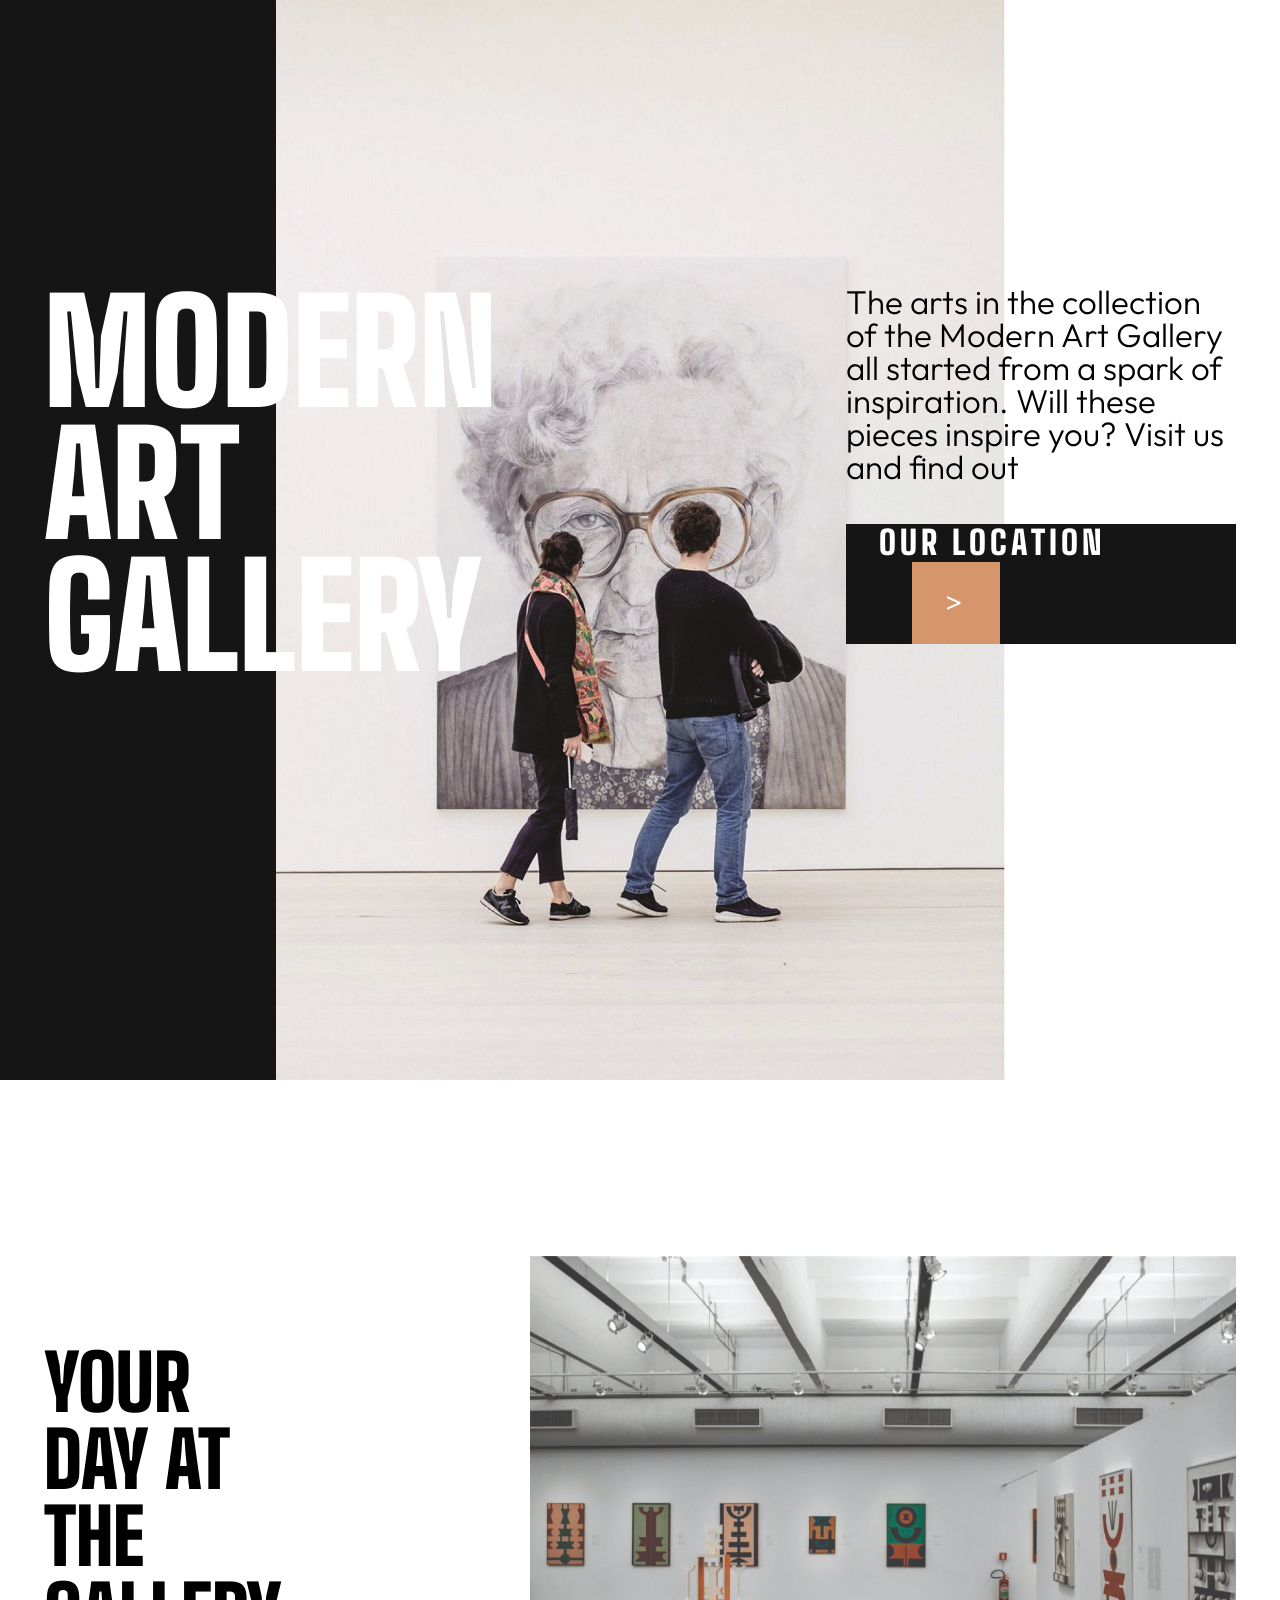
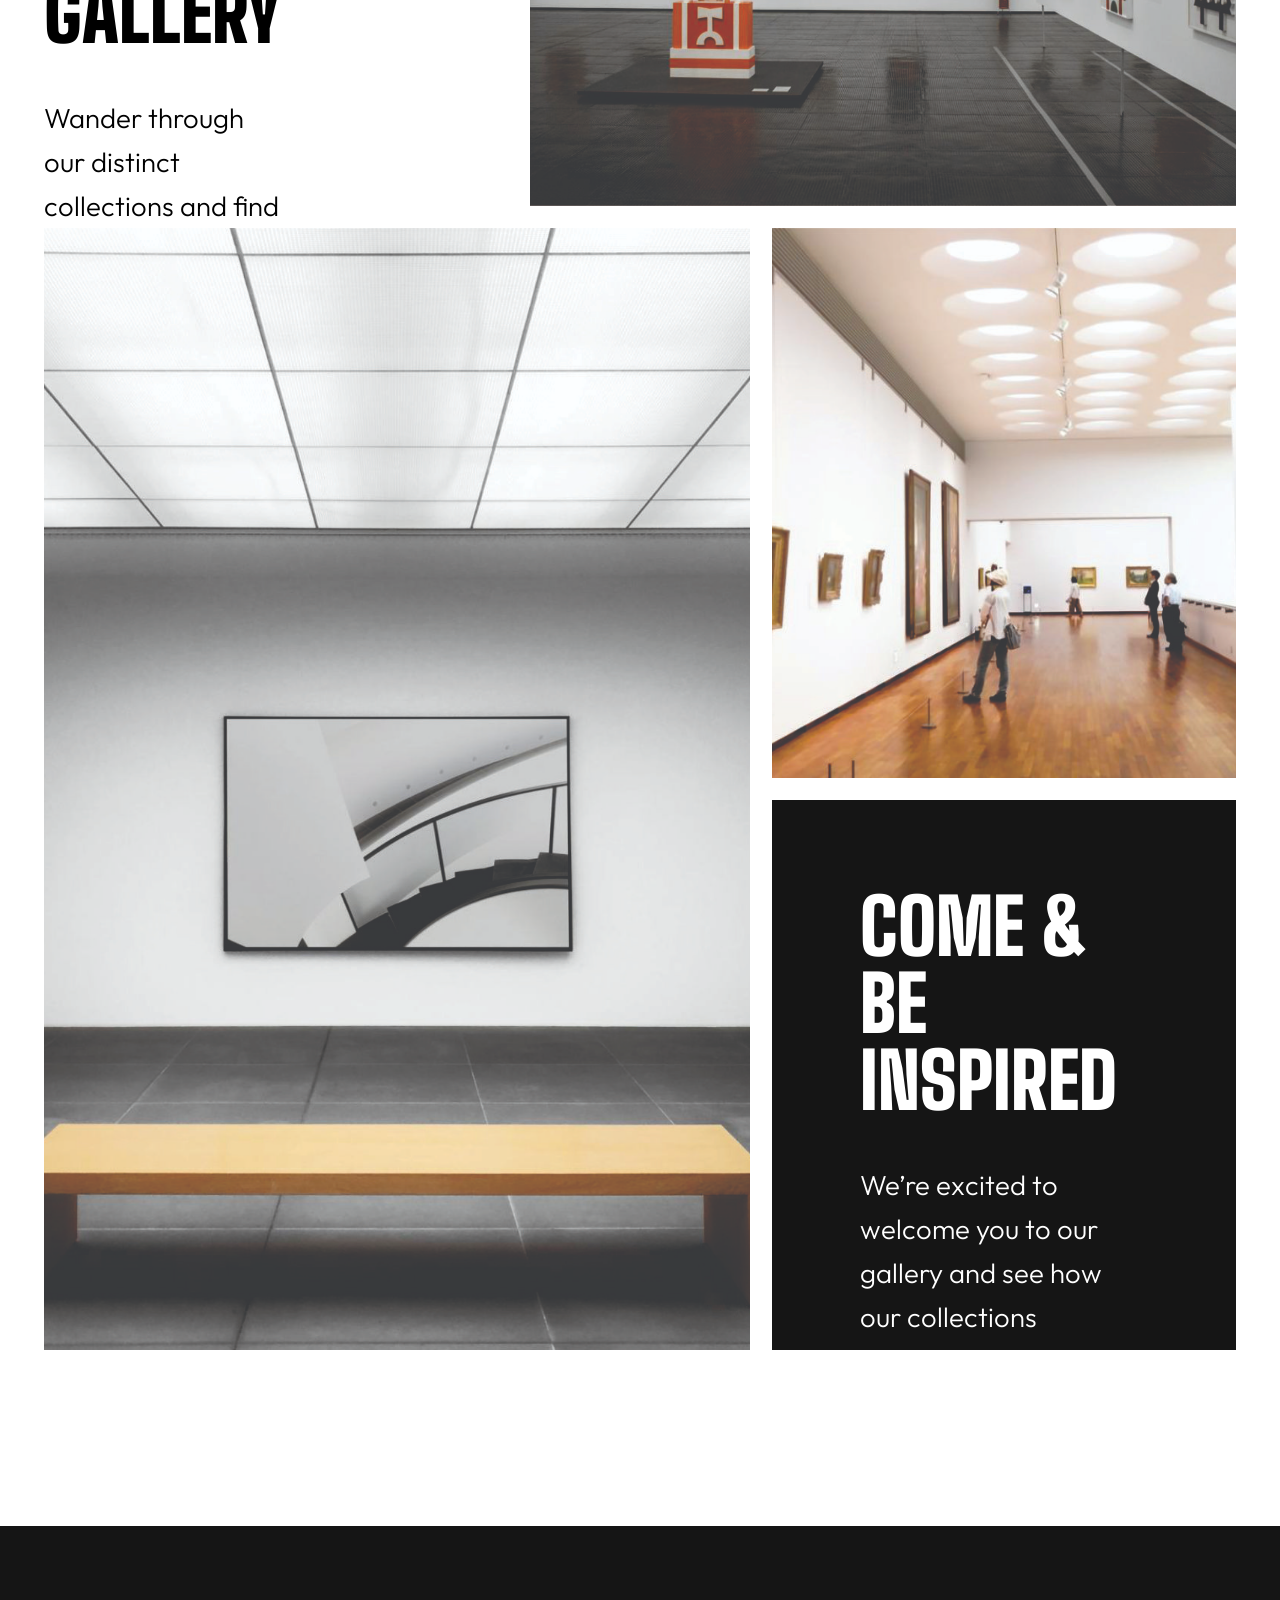
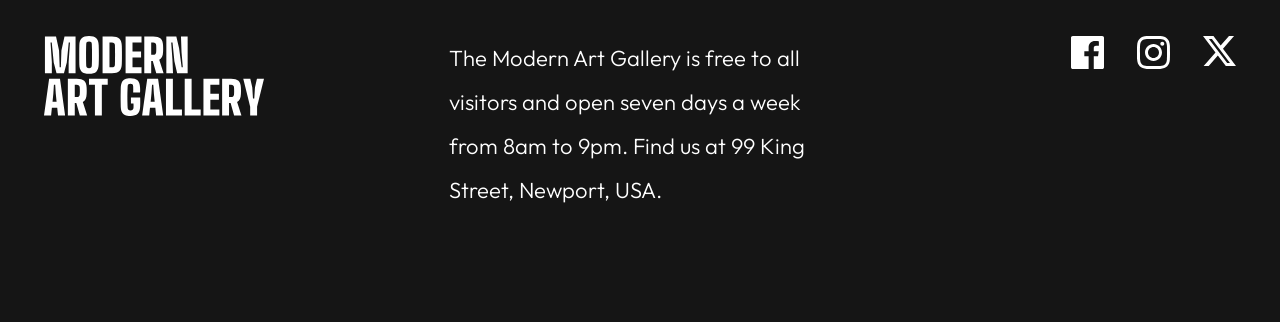
<file: index.html>
<!doctype html>
<html lang="es">
  <head>
    <!-- Título para el navegador y los buscadores -->
    <title>Modern Art Gallery</title>

    <!-- Descripción de la página para los buscadores -->
    <meta name="description" content="Modern Art Gallery landing page" />

    <!-- Palabras clave para los buscadores -->
    <meta name="keywords" content="keyword" />

    <!-- Autor de la página -->
    <meta name="author" content="Santiago Sánchez" />

    <!-- Favicon de la página -->
    <link rel="icon" href="favicon.ico" type="image/x-icon" />

    <!-- Codificación-->
    <meta charset="UTF-8" />

    <!-- Para que la web sea responsive -->
    <meta name="viewport" content="width=device-width, initial-scale=1.0" />

    <!-- Para algunos navegadores móviles -->
    <meta name="theme-color" content="#1e7bbf" />

    <!-- Tipografías importadas -->
    <link rel="preconnect" href="https://fonts.googleapis.com" />
    <link rel="preconnect" href="https://fonts.gstatic.com" crossorigin />
    <link
      href="https://fonts.googleapis.com/css2?family=Big+Shoulders:opsz,wght@10..72,100..900&family=Outfit:wght@100..900&display=swap"
      rel="stylesheet"
    />

    <!-- Hoja de estilos -->
    <link rel="stylesheet" href="css/styles.css" />
  </head>

  <body>
    <main class="home">
      <div class="hero-container">
        <div class="image-container">
          <picture class="hero-image">
            <source
              srcset="img/painting-large.jpg"
              media="(min-width: 1200px)"
            />
            <source
              srcset="img/painting-medium.jpg"
              media="(min-width: 768px)"
            />
            <img src="img/painting-small.jpg" alt="Imagen" />
          </picture>
        </div>
        <div class="hero-title-container page-container">
          <h1 class="grid-item-1">MODERN ART GALLERY</h1>
          <div class="grid-item-2">
            <p>
              The arts in the collection of the Modern Art Gallery all started
              from a spark of inspiration. Will these pieces inspire you? Visit
              us and find out
            </p>
            <a
              class="button button-right button-primary"
              href="pages/our_location.html"
            >
              OUR LOCATION
              <span
                class="button button-end button-primary-end button-right-end"
                >></span
              >
            </a>
          </div>
        </div>
      </div>

      <div class="gallery-grid page-container">
        <img
          src="img/gallery-1.jpg"
          alt="galeria de arte"
          class="grid-item-1"
        />
        <div class="gallery-title-text grid-item-2">
          <h2>YOUR DAY AT THE GALLERY</h2>
          <p>
            Wander through our distinct collections and find new insights about
            our artists. Dive into the details of their creative process.
          </p>
        </div>
        <img
          src="img/gallery-2.jpg"
          alt="galeria de arte"
          class="grid-item-3"
        />
        <img
          src="img/gallery-3.jpg"
          alt="galeria de arte"
          class="grid-item-4"
        />
        <div class="grid-item-5">
          <h2>COME & BE INSPIRED</h2>
          <p>
            We’re excited to welcome you to our gallery and see how our
            collections influence you.
          </p>
        </div>
      </div>
    </main>

    <footer class="footer footer-primary">
      <div class="footer-container page-container">
        <a href="index.html"
          ><img
            src="img/brand-logo-w.svg"
            alt="Modern Art Gallery"
            class="footer-logo"
        /></a>
        <p class="footer-text">
          The Modern Art Gallery is free to all visitors and open seven days a
          week from 8am to 9pm. Find us at 99 King Street, Newport, USA.
        </p>
        <ul class="footer-social-media">
          <li class="footer-social-media-item">
            <a href="https://www.facebook.com">
              <img src="icons/facebook-logo-w.svg" alt="facebook" />
            </a>
          </li>
          <li class="footer-social-media-item">
            <a href="https://www.instagram.com">
              <img src="icons/instagram-logo-w.svg" alt="instagram" />
            </a>
          </li>
          <li class="footer-social-media-item">
            <a href="https://www.x.com">
              <img src="icons/x-logo-w.svg" alt="x.com" />
            </a>
          </li>
        </ul>
      </div>
    </footer>
  </body>
</html>
</file>
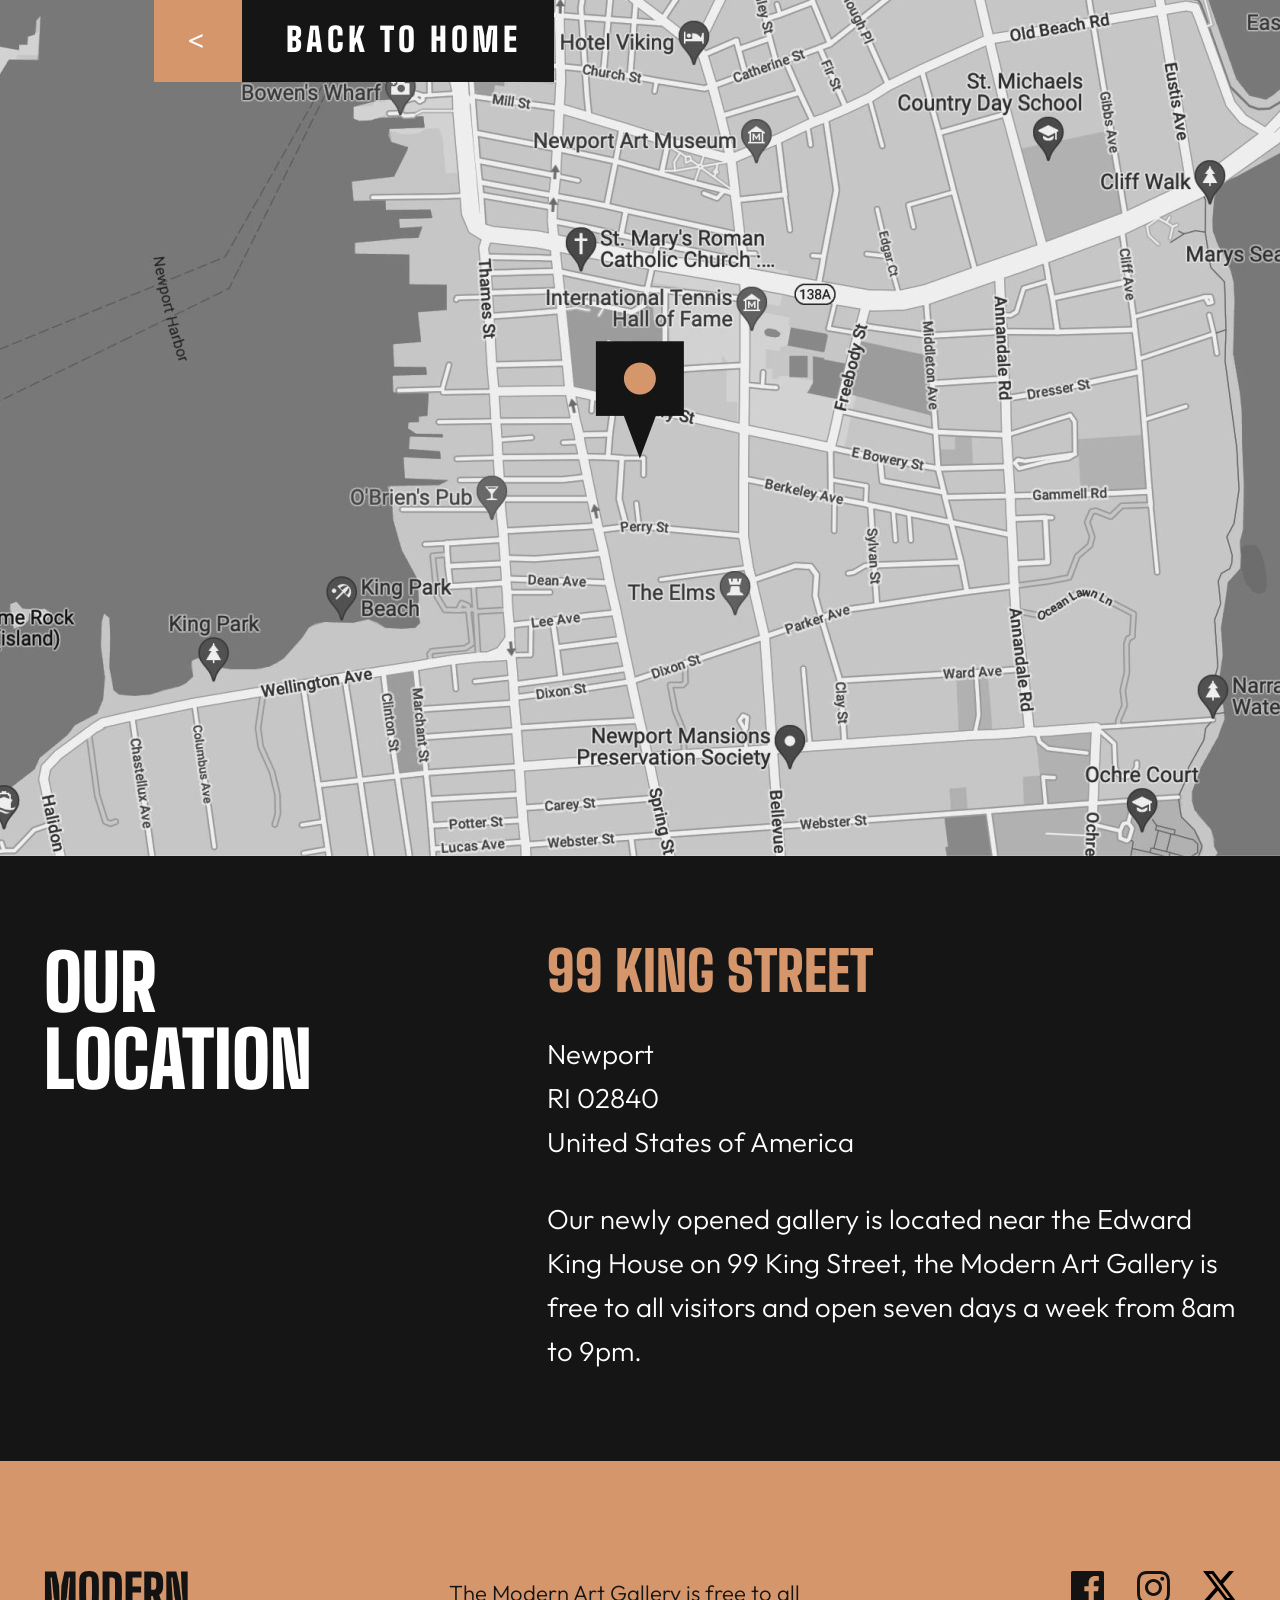
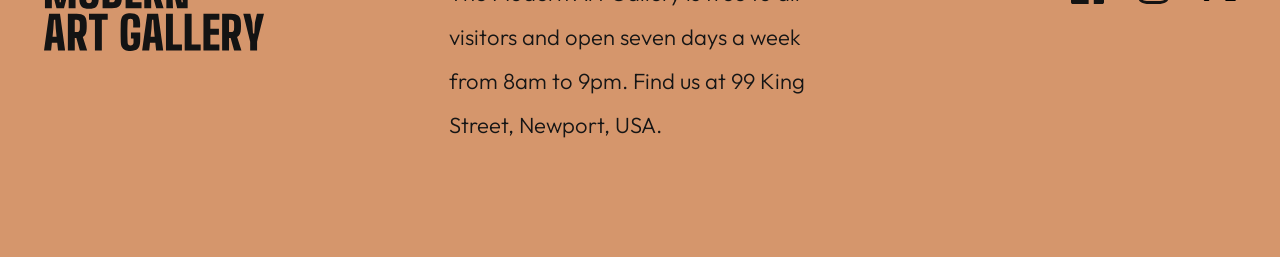
<file: pages/our_location.html>
<!doctype html>
<html lang="es">
  <head>
    <!-- Título para el navegador y los buscadores -->
    <title>Our location</title>

    <!-- Descripción de la página para los buscadores -->
    <meta name="description" content="Modern Art Gallery location page" />

    <!-- Palabras clave para los buscadores -->
    <meta name="keywords" content="keyword" />

    <!-- Autor de la página -->
    <meta name="author" content="Santiago Sánchez" />

    <!-- Favicon de la página -->
    <link rel="icon" href="../favicon.ico" type="image/x-icon" />

    <!-- Codificación-->
    <meta charset="UTF-8" />

    <!-- Para que la web sea responsive -->
    <meta name="viewport" content="width=device-width, initial-scale=1.0" />

    <!-- Para algunos navegadores móviles -->
    <meta name="theme-color" content="#1e7bbf" />

    <!-- Tipografías importadas -->
    <link rel="preconnect" href="https://fonts.googleapis.com" />
    <link rel="preconnect" href="https://fonts.gstatic.com" crossorigin />
    <link
      href="https://fonts.googleapis.com/css2?family=Big+Shoulders:opsz,wght@10..72,100..900&family=Outfit:wght@100..900&display=swap"
      rel="stylesheet"
    />

    <!-- Hoja de estilos -->
    <link rel="stylesheet" href="../css/styles.css" />
  </head>

  <body>
    <main class="our-location">
      <div class="map-container">
        <picture class="map-image">
          <source srcset="../img/map-large.jpg" media="(min-width: 1200px)" />
          <source srcset="../img/map-medium.jpg" media="(min-width: 768px)" />
          <img src="../img/map-small.jpg" alt="Imagen" />
        </picture>
        <div class="back-home-button page-container">
          <a class="button button-left button-primary" href="../index.html">
            <span class="button button-end button-primary-end button-left-end"
              ><</span
            >
            BACK TO HOME
          </a>
        </div>
      </div>
      <div class="info">
        <div class="info-container page-container">
          <h1 class="title grid-item-1">OUR LOCATION</h1>
          <div class="grid-item-2">
            <h2 class="subtitle">99 KING STREET</h2>
            <address>
              <p>Newport</p>
              <p>RI 02840</p>
              <p>United States of America</p>
            </address>
            <p class="description">
              Our newly opened gallery is located near the Edward King House on
              99 King Street, the Modern Art Gallery is free to all visitors and
              open seven days a week from 8am to 9pm.
            </p>
          </div>
        </div>
      </div>
    </main>

    <footer class="footer footer-secondary">
      <div class="footer-container page-container">
        <a href="../index.html"
          ><img
            src="../img/brand-logo-b.svg"
            alt="Modern Art Gallery"
            class="footer-logo"
        /></a>
        <p class="footer-text">
          The Modern Art Gallery is free to all visitors and open seven days a
          week from 8am to 9pm. Find us at 99 King Street, Newport, USA.
        </p>
        <ul class="footer-social-media">
          <li class="footer-social-media-item">
            <a href="https://www.facebook.com">
              <img src="../icons/facebook-logo-b.svg" alt="facebook" />
            </a>
          </li>
          <li class="footer-social-media-item">
            <a href="https://www.instagram.com">
              <img src="../icons/instagram-logo-b.svg" alt="instagram" />
            </a>
          </li>
          <li class="footer-social-media-item">
            <a href="https://www.x.com">
              <img src="../icons/x-logo-b.svg" alt="x.com" />
            </a>
          </li>
        </ul>
      </div>
    </footer>
  </body>
</html>
</file>
<file: css/styles.css>
/*
$tablet: "768px <= width < 1200px";
$desktop: "width >= 1200px";

@mixin respond($breakpoint) {
  @media ($breakpoint) {
    @content;
  }
}
*/
/*! normalize.css v8.0.1 | MIT License | github.com/necolas/normalize.css */
/* Document
   ========================================================================== */
/**
 * 1. Correct the line height in all browsers.
 * 2. Prevent adjustments of font size after orientation changes in iOS.
 */
html {
  line-height: 1.15; /* 1 */
  -webkit-text-size-adjust: 100%; /* 2 */
}

/* Sections
   ========================================================================== */
/**
 * Remove the margin in all browsers.
 */
body {
  margin: 0;
}

/**
 * Render the `main` element consistently in IE.
 */
main {
  display: block;
}

/**
 * Correct the font size and margin on `h1` elements within `section` and
 * `article` contexts in Chrome, Firefox, and Safari.
 */
h1 {
  font-size: 2em;
  margin: 0.67em 0;
}

/* Grouping content
   ========================================================================== */
/**
 * 1. Add the correct box sizing in Firefox.
 * 2. Show the overflow in Edge and IE.
 */
hr {
  box-sizing: content-box; /* 1 */
  height: 0; /* 1 */
  overflow: visible; /* 2 */
}

/**
 * 1. Correct the inheritance and scaling of font size in all browsers.
 * 2. Correct the odd `em` font sizing in all browsers.
 */
pre {
  font-family: monospace, monospace; /* 1 */
  font-size: 1em; /* 2 */
}

/* Text-level semantics
   ========================================================================== */
/**
 * Remove the gray background on active links in IE 10.
 */
a {
  background-color: transparent;
}

/**
 * 1. Remove the bottom border in Chrome 57-
 * 2. Add the correct text decoration in Chrome, Edge, IE, Opera, and Safari.
 */
abbr[title] {
  border-bottom: none; /* 1 */
  text-decoration: underline; /* 2 */
  -webkit-text-decoration: underline dotted;
          text-decoration: underline dotted; /* 2 */
}

/**
 * Add the correct font weight in Chrome, Edge, and Safari.
 */
b,
strong {
  font-weight: bolder;
}

/**
 * 1. Correct the inheritance and scaling of font size in all browsers.
 * 2. Correct the odd `em` font sizing in all browsers.
 */
code,
kbd,
samp {
  font-family: monospace, monospace; /* 1 */
  font-size: 1em; /* 2 */
}

/**
 * Add the correct font size in all browsers.
 */
small {
  font-size: 80%;
}

/**
 * Prevent `sub` and `sup` elements from affecting the line height in
 * all browsers.
 */
sub,
sup {
  font-size: 75%;
  line-height: 0;
  position: relative;
  vertical-align: baseline;
}

sub {
  bottom: -0.25em;
}

sup {
  top: -0.5em;
}

/* Embedded content
   ========================================================================== */
/**
 * Remove the border on images inside links in IE 10.
 */
img {
  border-style: none;
}

/* Forms
   ========================================================================== */
/**
 * 1. Change the font styles in all browsers.
 * 2. Remove the margin in Firefox and Safari.
 */
button,
input,
optgroup,
select,
textarea {
  font-family: inherit; /* 1 */
  font-size: 100%; /* 1 */
  line-height: 1.15; /* 1 */
  margin: 0; /* 2 */
}

/**
 * Show the overflow in IE.
 * 1. Show the overflow in Edge.
 */
button,
input {
  /* 1 */
  overflow: visible;
}

/**
 * Remove the inheritance of text transform in Edge, Firefox, and IE.
 * 1. Remove the inheritance of text transform in Firefox.
 */
button,
select {
  /* 1 */
  text-transform: none;
}

/**
 * Correct the inability to style clickable types in iOS and Safari.
 */
button,
[type=button],
[type=reset],
[type=submit] {
  -webkit-appearance: button;
}

/**
 * Remove the inner border and padding in Firefox.
 */
button::-moz-focus-inner,
[type=button]::-moz-focus-inner,
[type=reset]::-moz-focus-inner,
[type=submit]::-moz-focus-inner {
  border-style: none;
  padding: 0;
}

/**
 * Restore the focus styles unset by the previous rule.
 */
button:-moz-focusring,
[type=button]:-moz-focusring,
[type=reset]:-moz-focusring,
[type=submit]:-moz-focusring {
  outline: 1px dotted ButtonText;
}

/**
 * Correct the padding in Firefox.
 */
fieldset {
  padding: 0.35em 0.75em 0.625em;
}

/**
 * 1. Correct the text wrapping in Edge and IE.
 * 2. Correct the color inheritance from `fieldset` elements in IE.
 * 3. Remove the padding so developers are not caught out when they zero out
 *    `fieldset` elements in all browsers.
 */
legend {
  box-sizing: border-box; /* 1 */
  color: inherit; /* 2 */
  display: table; /* 1 */
  max-width: 100%; /* 1 */
  padding: 0; /* 3 */
  white-space: normal; /* 1 */
}

/**
 * Add the correct vertical alignment in Chrome, Firefox, and Opera.
 */
progress {
  vertical-align: baseline;
}

/**
 * Remove the default vertical scrollbar in IE 10+.
 */
textarea {
  overflow: auto;
}

/**
 * 1. Add the correct box sizing in IE 10.
 * 2. Remove the padding in IE 10.
 */
[type=checkbox],
[type=radio] {
  box-sizing: border-box; /* 1 */
  padding: 0; /* 2 */
}

/**
 * Correct the cursor style of increment and decrement buttons in Chrome.
 */
[type=number]::-webkit-inner-spin-button,
[type=number]::-webkit-outer-spin-button {
  height: auto;
}

/**
 * 1. Correct the odd appearance in Chrome and Safari.
 * 2. Correct the outline style in Safari.
 */
[type=search] {
  -webkit-appearance: textfield; /* 1 */
  outline-offset: -2px; /* 2 */
}

/**
 * Remove the inner padding in Chrome and Safari on macOS.
 */
[type=search]::-webkit-search-decoration {
  -webkit-appearance: none;
}

/**
 * 1. Correct the inability to style clickable types in iOS and Safari.
 * 2. Change font properties to `inherit` in Safari.
 */
::-webkit-file-upload-button {
  -webkit-appearance: button; /* 1 */
  font: inherit; /* 2 */
}

/* Interactive
   ========================================================================== */
/*
 * Add the correct display in Edge, IE 10+, and Firefox.
 */
details {
  display: block;
}

/*
 * Add the correct display in all browsers.
 */
summary {
  display: list-item;
}

/* Misc
   ========================================================================== */
/**
 * Add the correct display in IE 10+.
 */
template {
  display: none;
}

/**
 * Add the correct display in IE 10.
 */
[hidden] {
  display: none;
}

html {
  font-size: 22px;
}

body {
  display: flex;
  flex-direction: column;
  justify-content: flex-start;
  align-items: center;
  background-color: #ffffff;
  font-family: "Outfit", sans-serif;
  font-weight: 300;
  font-size: 22px;
}
body > * {
  width: 100%;
}
body * {
  box-sizing: border-box;
  margin: 0;
  padding: 0;
}

h1,
h2,
h3,
h4,
h5,
h6 {
  font-weight: 900;
  font-family: "Big Shoulders", sans-serif;
}

.page-container {
  margin: 0 auto;
  padding: 0 2rem;
}
@media (width >= 1200px) {
  .page-container {
    max-width: 1600px;
  }
}

.footer {
  width: 100%;
  padding: 5rem 0;
}
.footer-container {
  width: 100%;
  display: grid;
  gap: 1rem;
  grid-template-columns: 1fr;
  grid-template-rows: auto auto auto;
}
@media (width >= 768px) {
  .footer-container {
    grid-template-columns: 1fr 1fr 1fr;
    grid-template-rows: 1fr;
  }
}
.footer-logo {
  width: 10rem;
}
.footer-text {
  font-size: 22px;
  line-height: 2rem;
}
@media (width >= 768px) {
  .footer-social-media {
    margin-left: auto;
  }
}
.footer-social-media {
  display: flex;
  flex-direction: row;
  justify-content: flex-start;
  align-items: stretch;
  list-style: none;
  gap: 1.5rem;
}
.footer-social-media-item img {
  width: 1.5rem;
}
.footer-primary {
  background-color: #151515;
  color: #ffffff;
}
.footer-secondary {
  background-color: #d5966c;
  color: #151515;
}

.button {
  display: inline-block;
  text-decoration: none;
  font-family: "Big Shoulders", sans-serif;
  font-size: 1.5rem;
  font-weight: 900;
  letter-spacing: 4px;
}
.button:hover {
  transition: 300ms ease all;
}
.button-left {
  padding-right: 1.5rem;
}
.button-left-end {
  margin-right: 1.5rem;
}
.button-right {
  padding-left: 1.5rem;
}
.button-right-end {
  margin-left: 1.5rem;
}
.button-end {
  font-family: "Outfit", sans-serif;
  font-weight: 300;
  padding: 1rem 1.5rem;
}
.button-primary {
  background-color: #151515;
  color: #ffffff;
}
.button-primary:hover {
  background-color: #d5966c;
}
.button-primary-end {
  background-color: #d5966c;
  color: #ffffff;
}
.button-secondary {
  background-color: #d5966c;
  color: #151515;
}
.button-secondary:hover {
  background-color: #151515;
  color: #ffffff;
}
.button-secondary-end {
  background-color: #151515;
  color: #151515;
}

main.home {
  margin-bottom: 8rem;
}
main.home .hero-container {
  width: 100%;
}
main.home .hero-container .image-container {
  width: 100%;
  height: 100%;
}
main.home .hero-container .image-container img {
  width: 100%;
  height: 100%;
  -o-object-fit: cover;
     object-fit: cover;
  display: block;
}
@media (width >= 768px) {
  main.home .hero-container .image-container {
    background: linear-gradient(to right, #151515 50%, #ffffff 50%);
    display: flex;
    flex-direction: row;
    justify-content: flex-start;
    align-items: stretch;
  }
}
@media (width >= 1200px) {
  main.home .hero-container .image-container {
    display: flex;
    flex-direction: row;
    justify-content: center;
    align-items: center;
  }
}
main.home .hero-title-container h1 {
  margin-top: 2rem;
  margin-right: 4rem;
  font-size: 3.5rem;
  line-height: 3.5rem;
}
main.home .hero-title-container p {
  margin-top: 2rem;
  font-size: 22px;
  line-height: 1.5rem;
}
main.home .hero-title-container a {
  margin-top: 40px;
}
@media (width >= 768px) {
  main.home .hero-title-container {
    margin-left: 50%;
    width: 50%;
    position: absolute;
    inset: 0;
  }
  main.home .hero-title-container > h1 {
    margin-right: 4.5rem;
    font-size: 6.5rem;
    line-height: 6rem;
  }
  main.home .hero-title-container p {
    font-size: 1.5rem;
  }
  main.home .hero-title-container a {
    margin-top: 40px;
  }
}
@media (width >= 1200px) {
  main.home .hero-title-container {
    display: grid;
    grid-template-columns: 1fr 1fr;
    gap: 2rem;
    width: 100%;
    margin: 11rem auto;
  }
  main.home .hero-title-container > .grid-item-1 {
    grid-template-columns: 1;
    grid-template-rows: 1;
    margin-right: 3rem;
    color: #ffffff;
    font-size: 6.5rem;
    line-height: 6rem;
  }
  main.home .hero-title-container > .grid-item-2 {
    grid-template-columns: 2;
    grid-template-rows: 1;
    margin-left: 32%;
  }
  main.home .hero-title-container > .grid-item-2 p {
    font-size: 1.5rem;
  }
  main.home .hero-title-container > .grid-item-2 a {
    margin-top: 40px;
  }
}
main.home .gallery-grid {
  margin-top: 8rem;
}
main.home .gallery-grid h2 {
  font-size: 3.5rem;
  line-height: 3.5rem;
}
main.home .gallery-grid p {
  font-size: 1.25rem;
  line-height: 2rem;
}
main.home .gallery-grid img {
  width: 100%;
  height: 100%;
  -o-object-fit: cover;
     object-fit: cover;
  display: block;
}
main.home .gallery-grid .grid-item-2 {
  margin-top: 2rem;
  margin-right: 2rem;
}
main.home .gallery-grid .grid-item-2 p {
  margin-top: 2rem;
}
main.home .gallery-grid .grid-item-5 {
  background-color: #151515;
  color: #ffffff;
  padding: 2rem;
}
main.home .gallery-grid .grid-item-5 p {
  margin-top: 2rem;
}
@media (width >= 768px) {
  main.home .gallery-grid {
    display: grid;
    gap: 1rem;
    grid-template-columns: repeat(5, 1fr);
    grid-template-rows: repeat(3, 30rem);
  }
  main.home .gallery-grid .grid-item-1 {
    grid-column: 3/6;
    grid-row: 1;
  }
  main.home .gallery-grid .grid-item-2 {
    grid-column: 1/3;
    grid-row: 1;
  }
  main.home .gallery-grid .grid-item-3 {
    grid-column: 1/4;
    grid-row: 2/4;
  }
  main.home .gallery-grid .grid-item-4 {
    grid-column: 4/6;
    grid-row: 2;
  }
  main.home .gallery-grid .grid-item-5 {
    grid-column: 4/6;
    grid-row: 3;
  }
}
@media (width >= 1200px) {
  main.home .gallery-grid {
    grid-template-rows: repeat(3, 25rem);
  }
  main.home .gallery-grid .grid-item-2 {
    margin-top: 4rem;
    margin-right: 10rem;
  }
  main.home .gallery-grid .grid-item-5 {
    padding: 4rem;
  }
}

main.our-location .map-container {
  height: -moz-max-content;
  height: max-content;
  width: 100%;
  overflow: hidden;
  display: flex;
  flex-direction: row;
  justify-content: center;
  align-items: stretch;
}
main.our-location .map-container img {
  display: block;
}
main.our-location .map-container .back-home-button {
  position: absolute;
  inset: 0;
  padding: 0;
}
@media (width >= 768px) {
  main.our-location .map-container .back-home-button {
    margin-left: 2rem;
  }
}
@media (width >= 1200px) {
  main.our-location .map-container .back-home-button {
    margin-left: 7rem;
  }
}
main.our-location .info {
  background-color: #151515;
  color: #ffffff;
  padding-top: 4rem;
  padding-bottom: 4rem;
  font-size: 1.25rem;
  line-height: 2rem;
}
main.our-location .info .title {
  font-size: 3.5rem;
  line-height: 3.5rem;
}
main.our-location .info .subtitle {
  margin-top: 2rem;
  font-size: 2.5rem;
  line-height: 2.5rem;
  color: #d5966c;
}
main.our-location .info address {
  margin-top: 1.5rem;
  font-style: normal;
}
main.our-location .info .description {
  margin-top: 1.5rem;
}
@media (width >= 768px) {
  main.our-location .info-container {
    display: grid;
    grid-template-columns: 1fr 1.75fr;
    grid-template-rows: 1fr;
    gap: 5rem;
  }
  main.our-location .info-container .grid-item-1 {
    grid-column: 1;
    grid-row: 1;
  }
  main.our-location .info-container .grid-item-2 {
    grid-column: 2;
    grid-row: 1;
  }
  main.our-location .info-container .grid-item-2 .subtitle {
    margin-top: 0;
  }
}/*# sourceMappingURL=main.css.map */
</file>
